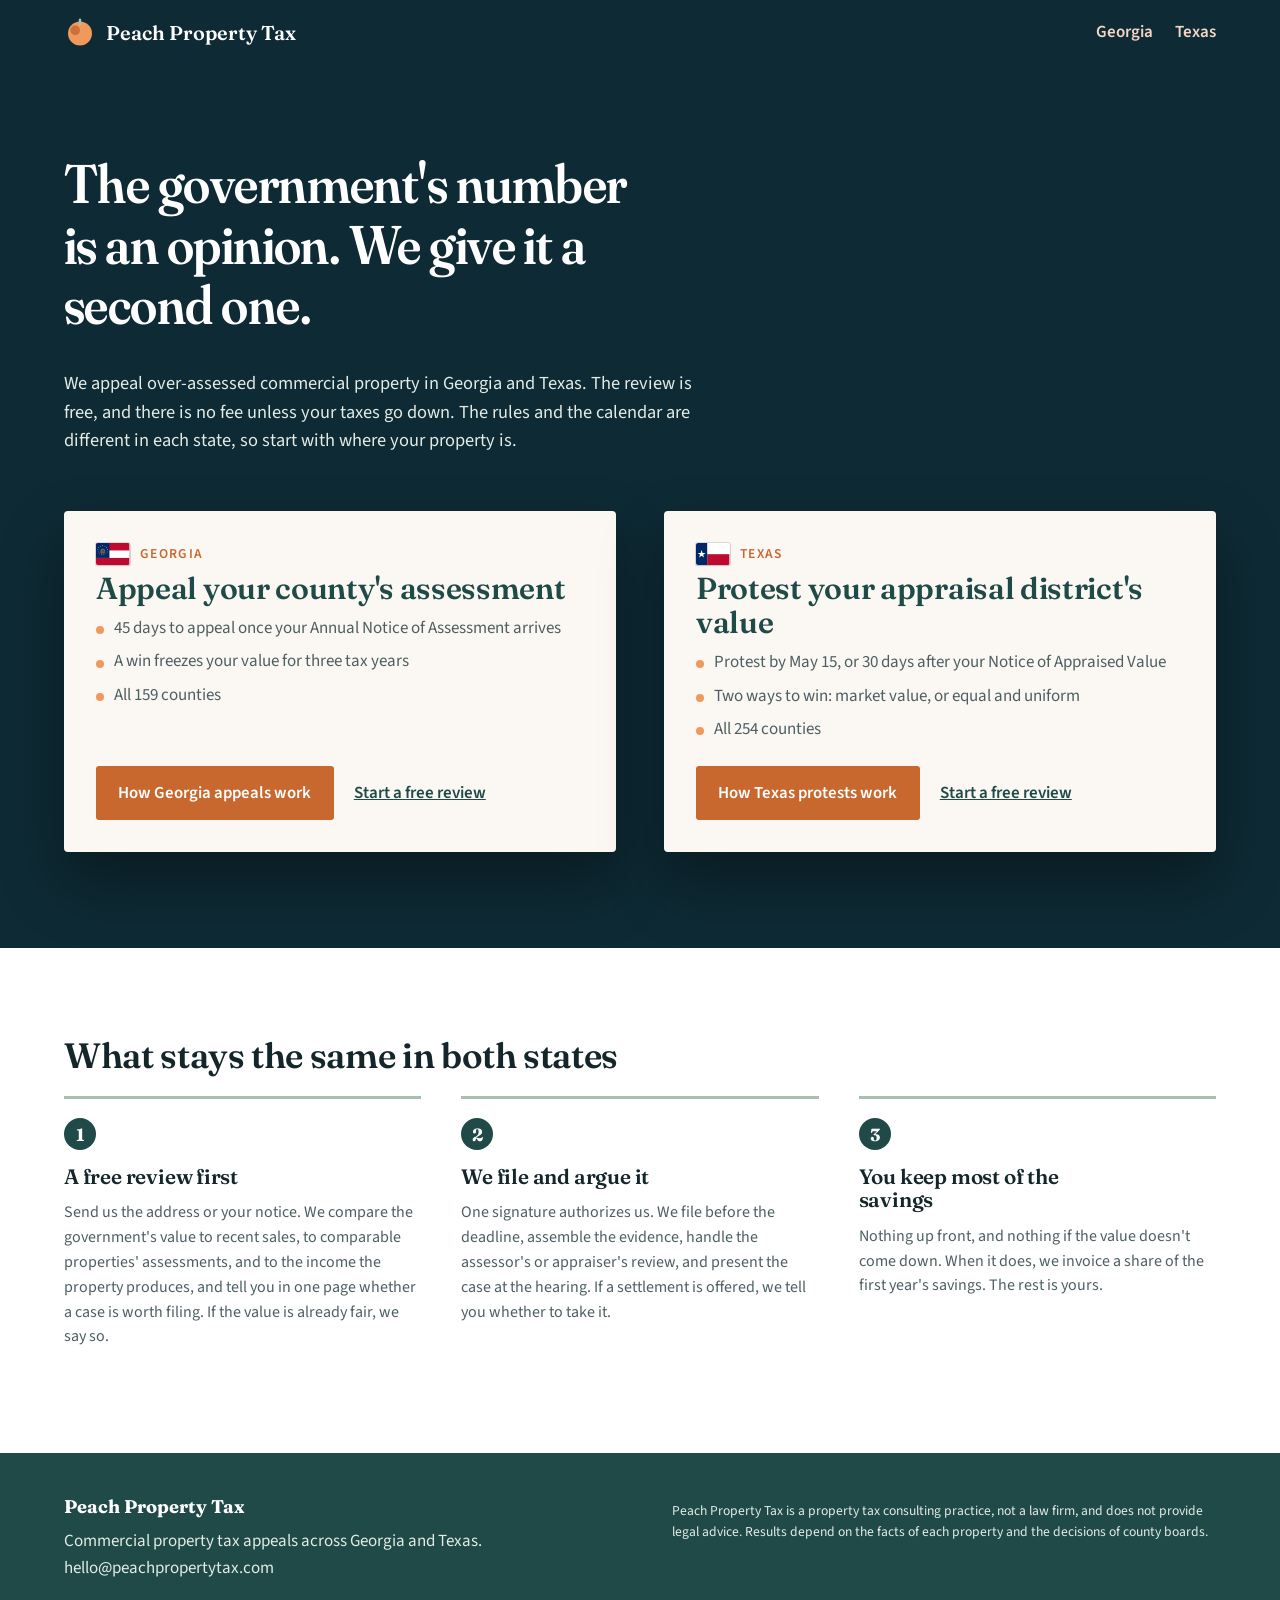
<file: index.html>
<!doctype html>
<html lang="en">
<head>
<meta charset="utf-8">
<meta name="viewport" content="width=device-width, initial-scale=1">
<title>Peach Property Tax | Commercial property tax appeals in Georgia and Texas</title>
<meta name="description" content="We appeal over-assessed commercial property in Georgia and Texas. Free review, and no fee unless your taxes go down. Choose your state to see how the process works where your property is.">
<link rel="canonical" href="https://peachpropertytax.com/">
<meta property="og:title" content="Peach Property Tax">
<meta property="og:description" content="Commercial property tax appeals in Georgia and Texas. No savings, no fee.">
<meta property="og:url" content="https://peachpropertytax.com/">
<link rel="icon" href="/favicon.svg" type="image/svg+xml">
<link rel="preconnect" href="https://fonts.googleapis.com">
<link rel="preconnect" href="https://fonts.gstatic.com" crossorigin>
<link href="https://fonts.googleapis.com/css2?family=Fraunces:opsz,wght,SOFT@9..144,400;9..144,600;9..144,700,50&family=Source+Sans+3:wght@400;600&display=swap" rel="stylesheet">
<link rel="stylesheet" href="/styles.css">
</head>
<body>

<header class="top">
  <a class="brand" href="/">
    <svg class="mark" viewBox="0 0 40 40" aria-hidden="true"><circle cx="20" cy="22" r="15" fill="#EF9A5B"/><circle cx="14" cy="18" r="6" fill="#C8682F" opacity=".85"/><rect x="18.5" y="3" width="3" height="9" rx="1.5" fill="#A8C0AD"/></svg>
    <span>Peach Property Tax</span>
  </a>
  <nav>
    <a href="/georgia/">Georgia</a>
    <a href="/texas/">Texas</a>
  </nav>
</header>

<main>

<section class="choose">
  <div class="choose-copy">
    <h1>The government's number is an opinion. We give it a second one.</h1>
    <p class="hero-sub">We appeal over-assessed commercial property in Georgia and Texas. The review is free, and there is no fee unless your taxes go down. The rules and the calendar are different in each state, so start with where your property is.</p>
  </div>

  <div class="states">
    <article class="state">
      <p class="state-kicker"><svg class="flag" aria-hidden="true" focusable="false"><use href="/flags.svg#ga"></use></svg><span>Georgia</span></p>
      <h2>Appeal your county's assessment</h2>
      <ul>
        <li>45 days to appeal once your Annual Notice of Assessment arrives</li>
        <li>A win freezes your value for three tax years</li>
        <li>All 159 counties</li>
      </ul>
      <div class="state-actions">
        <a class="btn" href="/georgia/">How Georgia appeals work</a>
        <a class="state-link" href="/georgia/#review">Start a free review</a>
      </div>
    </article>
    <article class="state">
      <p class="state-kicker"><svg class="flag" aria-hidden="true" focusable="false"><use href="/flags.svg#tx"></use></svg><span>Texas</span></p>
      <h2>Protest your appraisal district's value</h2>
      <ul>
        <li>Protest by May 15, or 30 days after your Notice of Appraised Value</li>
        <li>Two ways to win: market value, or equal and uniform</li>
        <li>All 254 counties</li>
      </ul>
      <div class="state-actions">
        <a class="btn" href="/texas/">How Texas protests work</a>
        <a class="state-link" href="/texas/#review">Start a free review</a>
      </div>
    </article>
  </div>
</section>

<section class="how">
  <h2>What stays the same in both states</h2>
  <ol class="steps">
    <li>
      <h3>A free review first</h3>
      <p>Send us the address or your notice. We compare the government's value to recent sales, to comparable properties' assessments, and to the income the property produces, and tell you in one page whether a case is worth filing. If the value is already fair, we say so.</p>
    </li>
    <li>
      <h3>We file and argue it</h3>
      <p>One signature authorizes us. We file before the deadline, assemble the evidence, handle the assessor's or appraiser's review, and present the case at the hearing. If a settlement is offered, we tell you whether to take it.</p>
    </li>
    <li>
      <h3>You keep most of the savings</h3>
      <p>Nothing up front, and nothing if the value doesn't come down. When it does, we invoice a share of the first year's savings. The rest is yours.</p>
    </li>
  </ol>
</section>

</main>

<footer class="foot">
  <div>
    <strong>Peach Property Tax</strong>
    <p>Commercial property tax appeals across Georgia and Texas.<br>hello@peachpropertytax.com</p>
  </div>
  <p class="foot-legal">Peach Property Tax is a property tax consulting practice, not a law firm, and does not provide legal advice. Results depend on the facts of each property and the decisions of county boards.</p>
</footer>

</body>
</html>
</file>
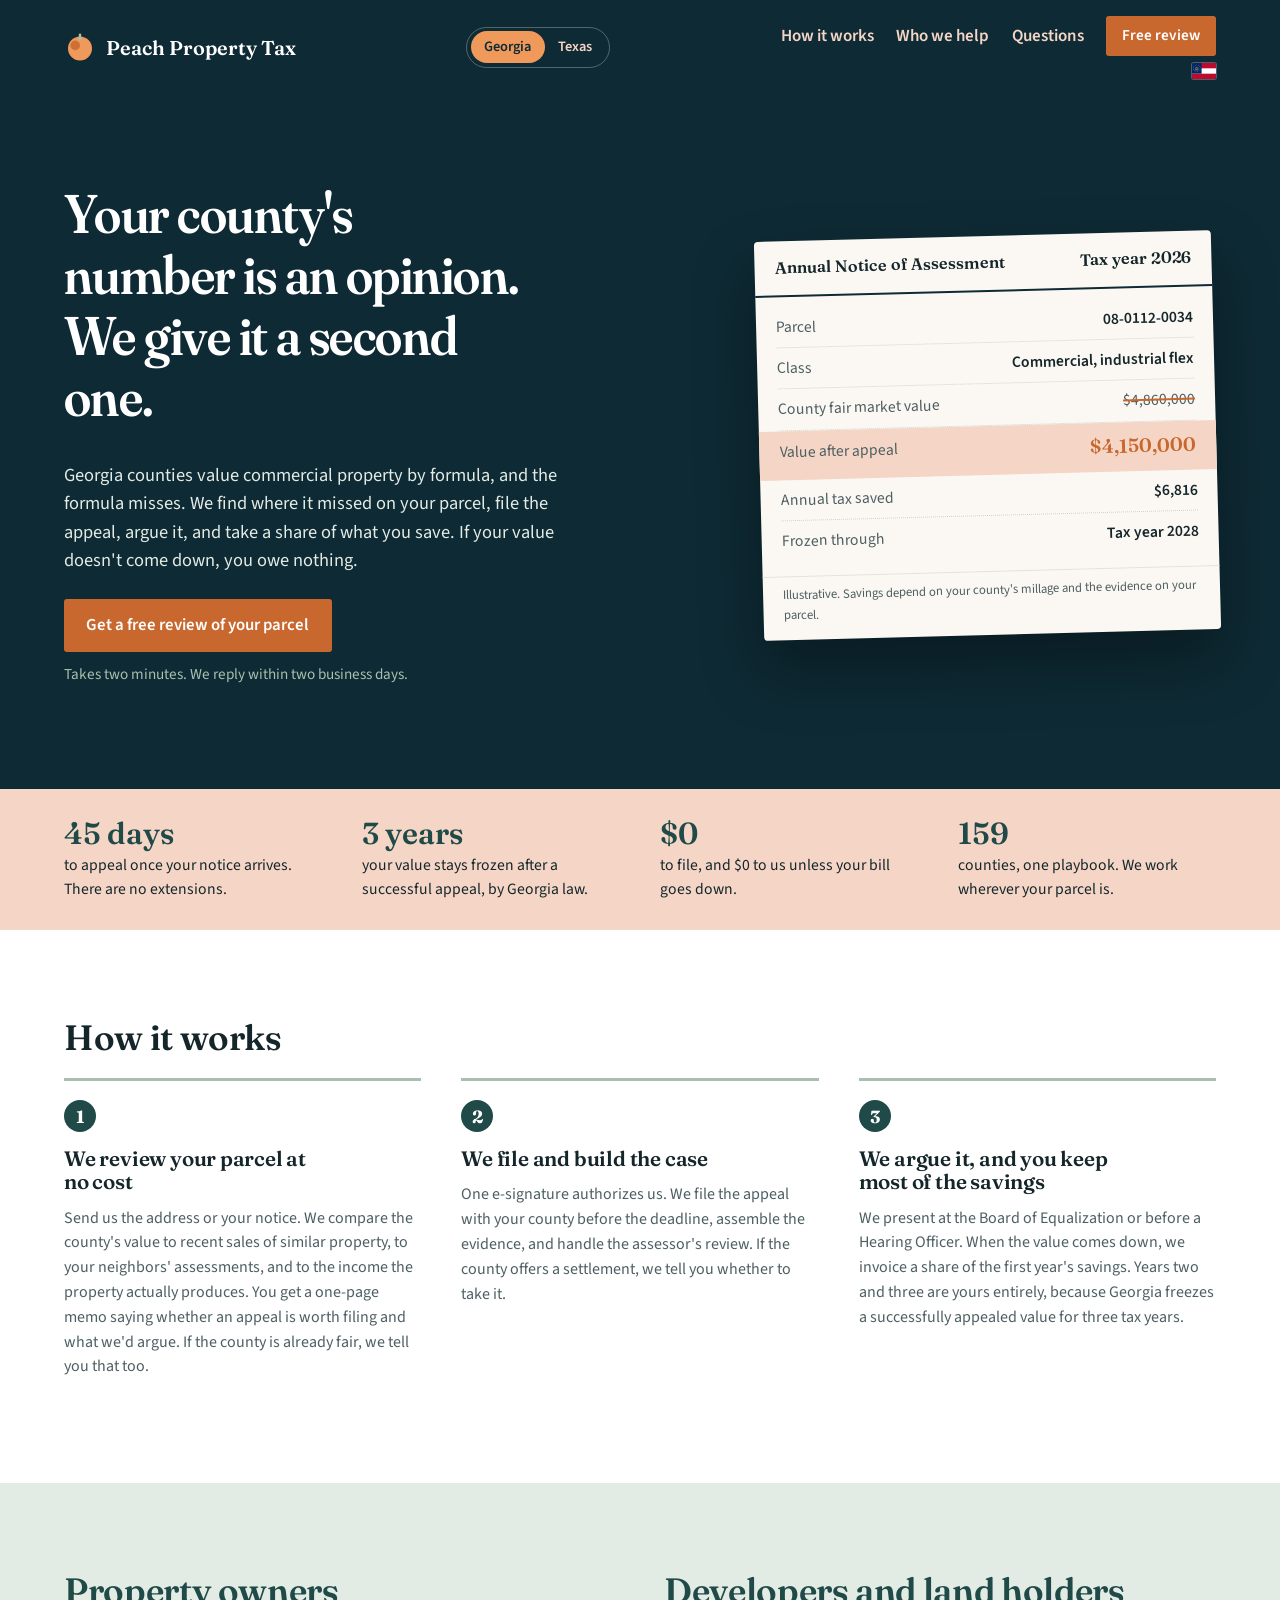
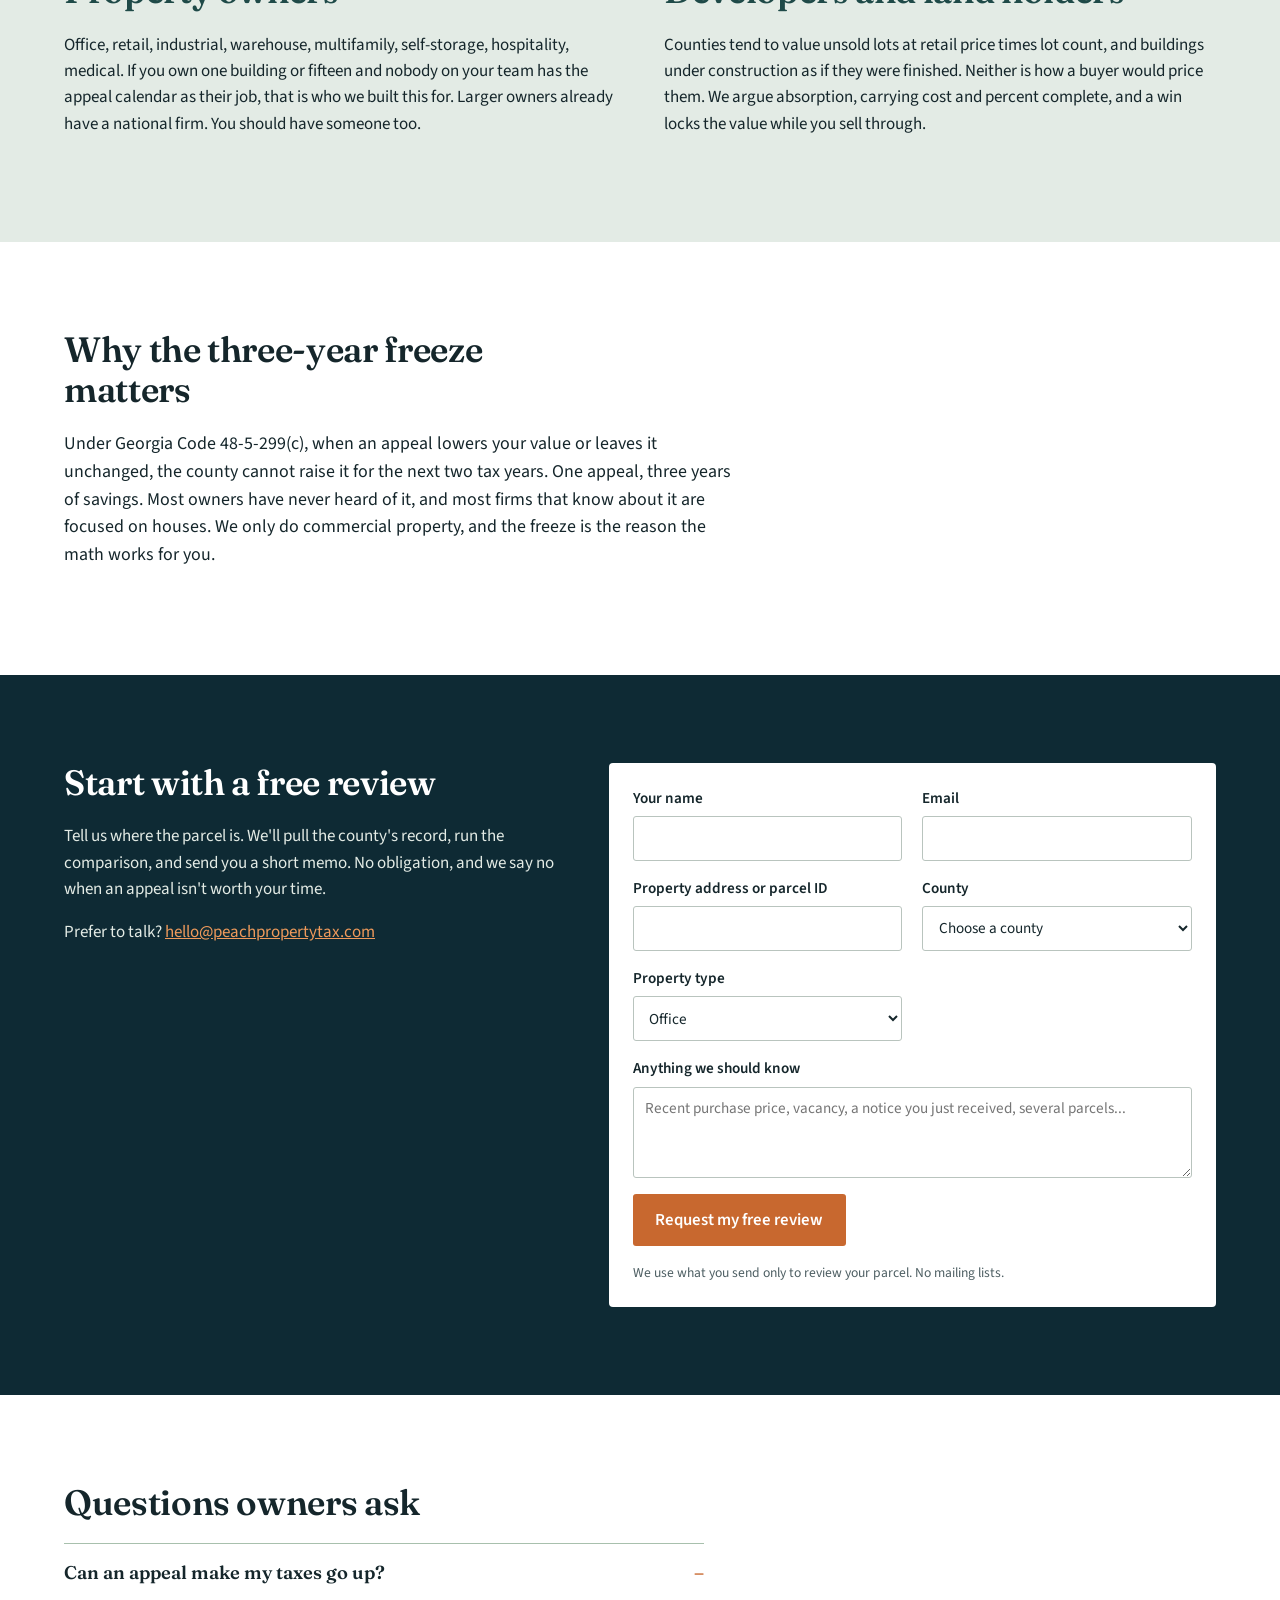
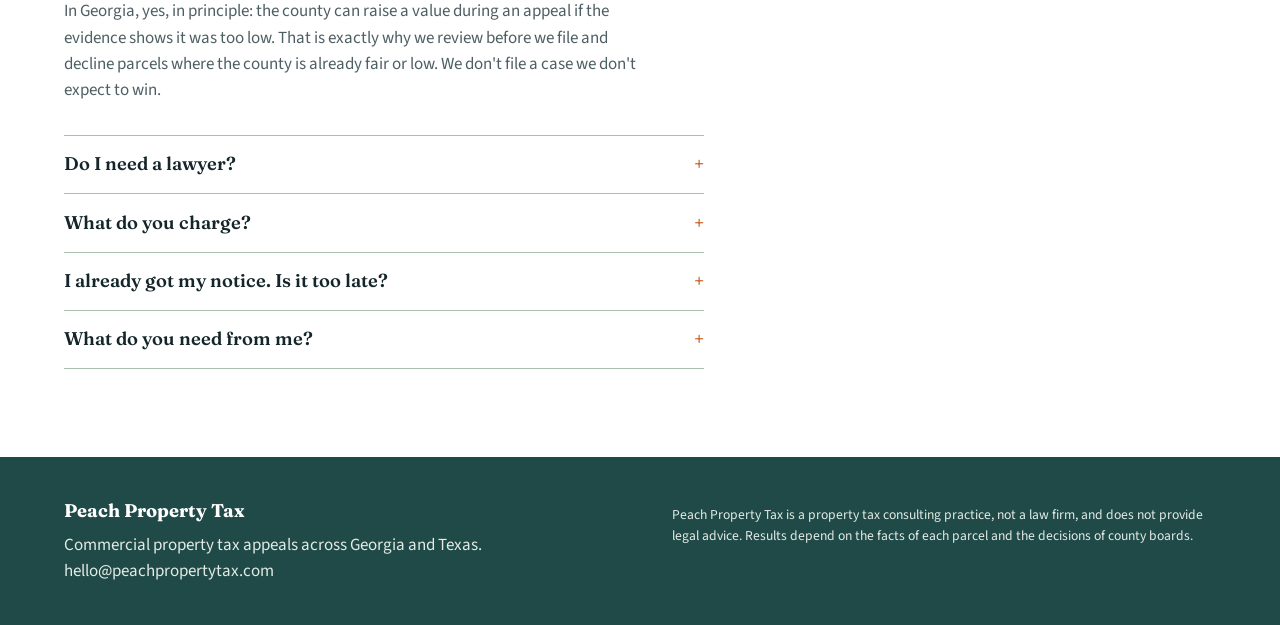
<file: georgia/index.html>
<!doctype html>
<html lang="en">
<head>
<meta charset="utf-8">
<meta name="viewport" content="width=device-width, initial-scale=1">
<title>Peach Property Tax | Commercial property tax appeals in Georgia</title>
<meta name="description" content="We appeal over-assessed commercial property across all 159 Georgia counties. Free review, no fee unless your taxes go down, and a win freezes your value for three years.">
<link rel="canonical" href="https://peachpropertytax.com/georgia/">
<meta property="og:title" content="Peach Property Tax">
<meta property="og:description" content="Commercial property tax appeals in Georgia. No savings, no fee.">
<meta property="og:url" content="https://peachpropertytax.com/georgia/">
<link rel="icon" href="/favicon.svg" type="image/svg+xml">
<link rel="preconnect" href="https://fonts.googleapis.com">
<link rel="preconnect" href="https://fonts.gstatic.com" crossorigin>
<link href="https://fonts.googleapis.com/css2?family=Fraunces:opsz,wght,SOFT@9..144,400;9..144,600;9..144,700,50&family=Source+Sans+3:wght@400;600&display=swap" rel="stylesheet">
<link rel="stylesheet" href="/styles.css">
</head>
<body>

<header class="top">
  <a class="brand" href="/">
    <svg class="mark" viewBox="0 0 40 40" aria-hidden="true"><circle cx="20" cy="22" r="15" fill="#EF9A5B"/><circle cx="14" cy="18" r="6" fill="#C8682F" opacity=".85"/><rect x="18.5" y="3" width="3" height="9" rx="1.5" fill="#A8C0AD"/></svg>
    <span>Peach Property Tax</span>
  </a>
  <p class="state-switch"><span>Georgia</span><a href="/texas/">Texas</a></p>
  <div class="top-right">
    <nav>
      <a href="#how">How it works</a>
      <a href="#who">Who we help</a>
      <a href="#faq">Questions</a>
      <a class="btn btn-small" href="#review">Free review</a>
    </nav>
    <svg class="flag flag-sm" aria-hidden="true" focusable="false"><use href="/flags.svg#ga"></use></svg>
  </div>
</header>

<main>

<section class="hero">
  <div class="hero-copy">
    <h1>Your county's number is an opinion. We give it a second one.</h1>
    <p class="hero-sub">Georgia counties value commercial property by formula, and the formula misses. We find where it missed on your parcel, file the appeal, argue it, and take a share of what you save. If your value doesn't come down, you owe nothing.</p>
    <div class="hero-actions">
      <a class="btn" href="#review">Get a free review of your parcel</a>
      <span class="hero-note">Takes two minutes. We reply within two business days.</span>
    </div>
  </div>

  <figure class="notice" aria-label="Example: a Georgia assessment notice before and after appeal">
    <div class="notice-head">
      <span>Annual Notice of Assessment</span>
      <span>Tax year 2026</span>
    </div>
    <dl class="notice-body">
      <div><dt>Parcel</dt><dd>08-0112-0034</dd></div>
      <div><dt>Class</dt><dd>Commercial, industrial flex</dd></div>
      <div><dt>County fair market value</dt><dd class="struck">$4,860,000</dd></div>
      <div class="after"><dt>Value after appeal</dt><dd>$4,150,000</dd></div>
      <div><dt>Annual tax saved</dt><dd>$6,816</dd></div>
      <div><dt>Frozen through</dt><dd>Tax year 2028</dd></div>
    </dl>
    <figcaption>Illustrative. Savings depend on your county's millage and the evidence on your parcel.</figcaption>
  </figure>
</section>

<section class="band">
  <ul class="facts">
    <li><strong>45 days</strong><span>to appeal once your notice arrives. There are no extensions.</span></li>
    <li><strong>3 years</strong><span>your value stays frozen after a successful appeal, by Georgia law.</span></li>
    <li><strong>$0</strong><span>to file, and $0 to us unless your bill goes down.</span></li>
    <li><strong>159</strong><span>counties, one playbook. We work wherever your parcel is.</span></li>
  </ul>
</section>

<section id="how" class="how">
  <h2>How it works</h2>
  <ol class="steps">
    <li>
      <h3>We review your parcel at no cost</h3>
      <p>Send us the address or your notice. We compare the county's value to recent sales of similar property, to your neighbors' assessments, and to the income the property actually produces. You get a one-page memo saying whether an appeal is worth filing and what we'd argue. If the county is already fair, we tell you that too.</p>
    </li>
    <li>
      <h3>We file and build the case</h3>
      <p>One e-signature authorizes us. We file the appeal with your county before the deadline, assemble the evidence, and handle the assessor's review. If the county offers a settlement, we tell you whether to take it.</p>
    </li>
    <li>
      <h3>We argue it, and you keep most of the savings</h3>
      <p>We present at the Board of Equalization or before a Hearing Officer. When the value comes down, we invoice a share of the first year's savings. Years two and three are yours entirely, because Georgia freezes a successfully appealed value for three tax years.</p>
    </li>
  </ol>
</section>

<section id="who" class="who">
  <div class="who-col">
    <h2>Property owners</h2>
    <p>Office, retail, industrial, warehouse, multifamily, self-storage, hospitality, medical. If you own one building or fifteen and nobody on your team has the appeal calendar as their job, that is who we built this for. Larger owners already have a national firm. You should have someone too.</p>
  </div>
  <div class="who-col">
    <h2>Developers and land holders</h2>
    <p>Counties tend to value unsold lots at retail price times lot count, and buildings under construction as if they were finished. Neither is how a buyer would price them. We argue absorption, carrying cost and percent complete, and a win locks the value while you sell through.</p>
  </div>
</section>

<section class="freeze">
  <h2>Why the three-year freeze matters</h2>
  <p>Under Georgia Code 48-5-299(c), when an appeal lowers your value or leaves it unchanged, the county cannot raise it for the next two tax years. One appeal, three years of savings. Most owners have never heard of it, and most firms that know about it are focused on houses. We only do commercial property, and the freeze is the reason the math works for you.</p>
</section>

<section id="review" class="review">
  <div class="review-copy">
    <h2>Start with a free review</h2>
    <p>Tell us where the parcel is. We'll pull the county's record, run the comparison, and send you a short memo. No obligation, and we say no when an appeal isn't worth your time.</p>
    <p class="contact">Prefer to talk? <a href="mailto:hello@peachpropertytax.com">hello@peachpropertytax.com</a></p>
  </div>
  <form class="review-form" action="https://docs.google.com/forms/d/e/1FAIpQLSd4EeCjIpzTzG01UMTmD3GytNEbWbRJPGAK2iVNdnaNoaYWnw/formResponse" method="POST">
    <input type="hidden" name="entry.110931951" value="Georgia">
    <label>Your name <input name="entry.759031593" type="text" autocomplete="name" required></label>
    <label>Email <input name="entry.1476513969" type="email" autocomplete="email" required></label>
    <label>Property address or parcel ID <input name="entry.1258971545" type="text" required></label>
    <label>County
      <select name="entry.128116479" required>
        <option value="" disabled selected>Choose a county</option>
        <option>Barrow</option><option>Bartow</option><option>Bibb</option><option>Chatham</option><option>Cherokee</option><option>Clarke</option><option>Clayton</option><option>Cobb</option><option>Columbia</option><option>Coweta</option><option>DeKalb</option><option>Douglas</option><option>Fayette</option><option>Forsyth</option><option>Fulton</option><option>Gwinnett</option><option>Hall</option><option>Henry</option><option>Houston</option><option>Jackson</option><option>Lowndes</option><option>Muscogee</option><option>Newton</option><option>Paulding</option><option>Richmond</option><option>Rockdale</option><option>Walton</option><option>Another Georgia county</option>
      </select>
    </label>
    <label>Property type
      <select name="entry.396537001">
        <option>Office</option><option>Retail</option><option>Industrial or warehouse</option><option>Multifamily</option><option>Self-storage</option><option>Hospitality</option><option>Medical</option><option>Land or lots</option><option>Under construction</option><option>Other</option>
      </select>
    </label>
    <label class="full">Anything we should know <textarea name="entry.1347741047" rows="3" placeholder="Recent purchase price, vacancy, a notice you just received, several parcels..."></textarea></label>
    <button class="btn" type="submit">Request my free review</button>
    <p class="fine">We use what you send only to review your parcel. No mailing lists.</p>
  </form>
</section>

<section id="faq" class="faq">
  <h2>Questions owners ask</h2>
  <details open>
    <summary>Can an appeal make my taxes go up?</summary>
    <p>In Georgia, yes, in principle: the county can raise a value during an appeal if the evidence shows it was too low. That is exactly why we review before we file and decline parcels where the county is already fair or low. We don't file a case we don't expect to win.</p>
  </details>
  <details>
    <summary>Do I need a lawyer?</summary>
    <p>Not for the appeal. Georgia lets a non-attorney represent you before the Board of Tax Assessors, the Board of Equalization and a Hearing Officer, which is where almost every commercial appeal is resolved. If a case is worth taking to Superior Court, we refer it to counsel we work with.</p>
  </details>
  <details>
    <summary>What do you charge?</summary>
    <p>A percentage of the tax you save in the first year after the appeal, invoiced when your reduced bill is confirmed. Nothing up front, and nothing if the value doesn't come down. The percentage is set in your engagement letter before we file.</p>
  </details>
  <details>
    <summary>I already got my notice. Is it too late?</summary>
    <p>You have 45 days from the date printed on the notice. Send it to us today and we will tell you the deadline and whether there is enough time. If the window has closed, we put your parcel on our list for next year's notice.</p>
  </details>
  <details>
    <summary>What do you need from me?</summary>
    <p>For the review, just the address. If you engage us, one e-signature, and for income-producing property a rent roll and the last twelve months of operating statements help us build the strongest case. We handle the rest.</p>
  </details>
</section>

</main>

<footer class="foot">
  <div>
    <strong>Peach Property Tax</strong>
    <p>Commercial property tax appeals across Georgia and Texas.<br>hello@peachpropertytax.com</p>
  </div>
  <p class="foot-legal">Peach Property Tax is a property tax consulting practice, not a law firm, and does not provide legal advice. Results depend on the facts of each parcel and the decisions of county boards.</p>
</footer>


<script src="/form.js" defer></script>
</body>
</html>
</file>
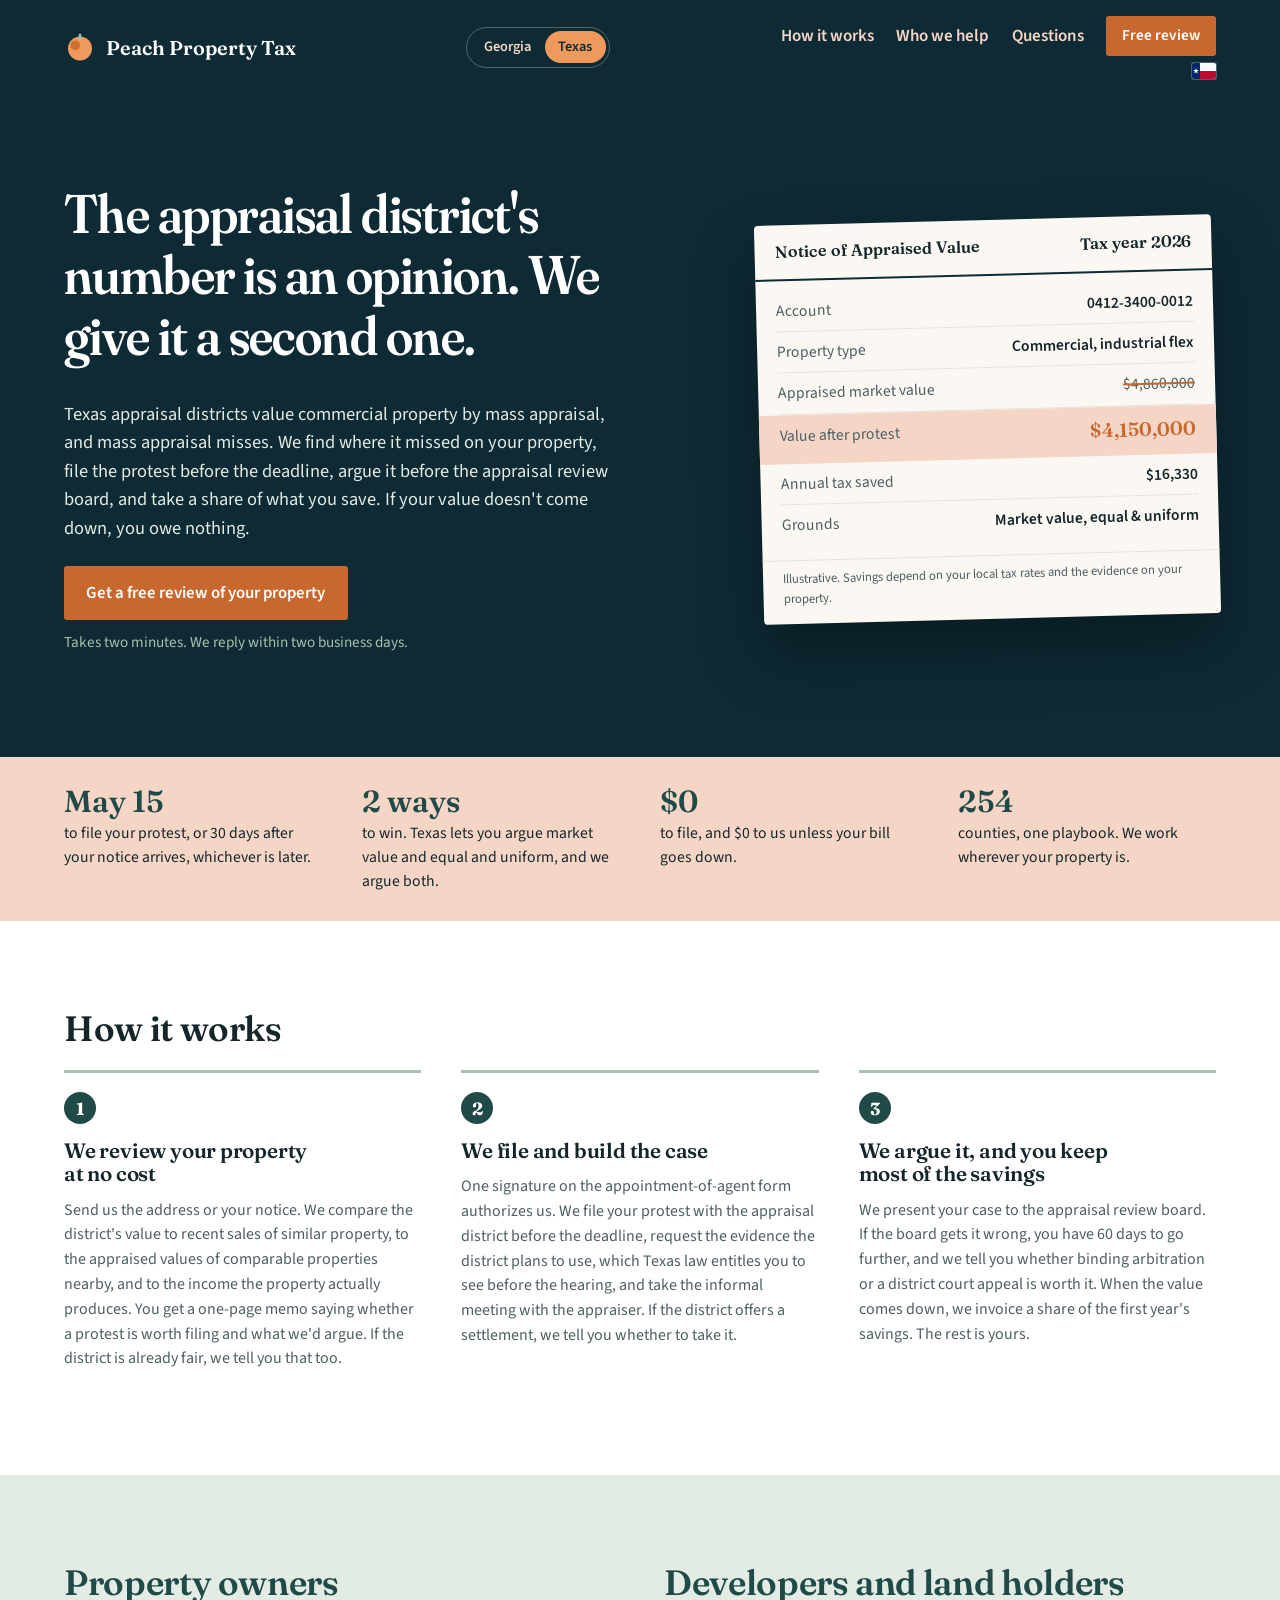
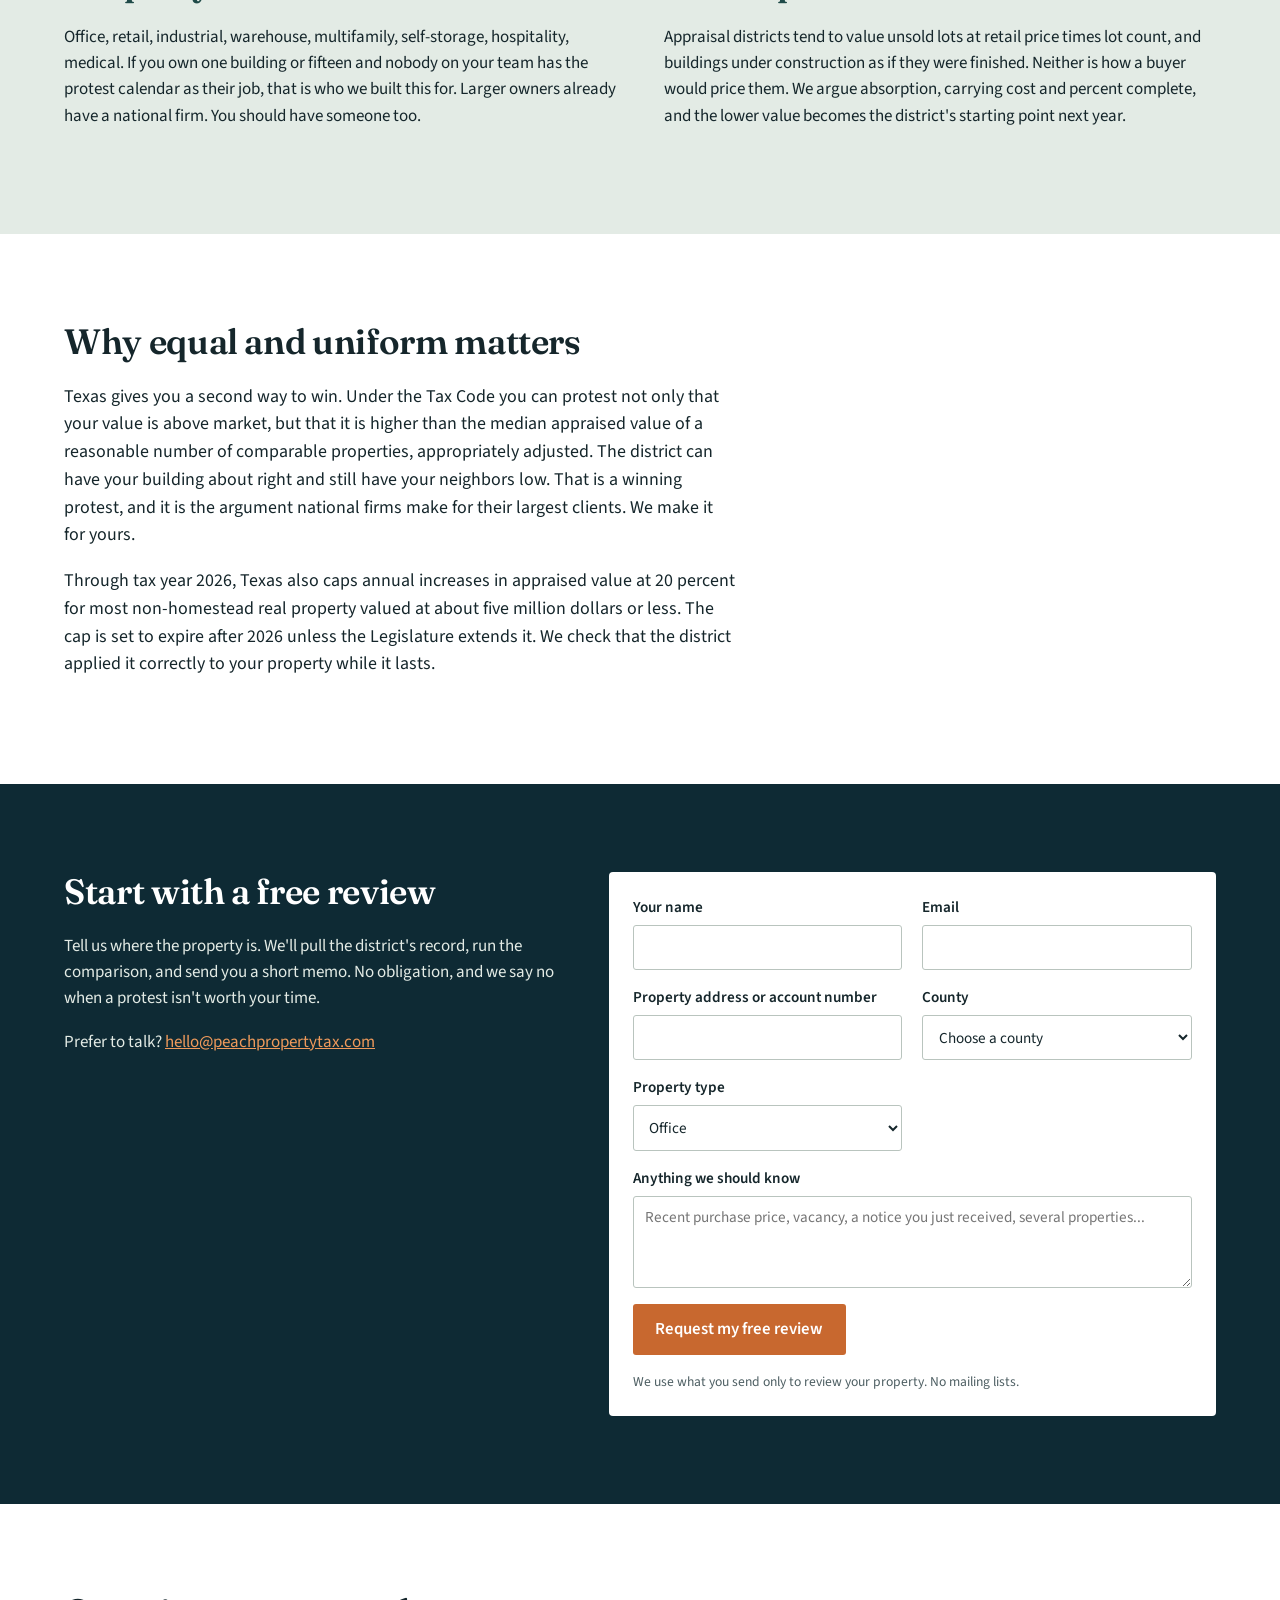
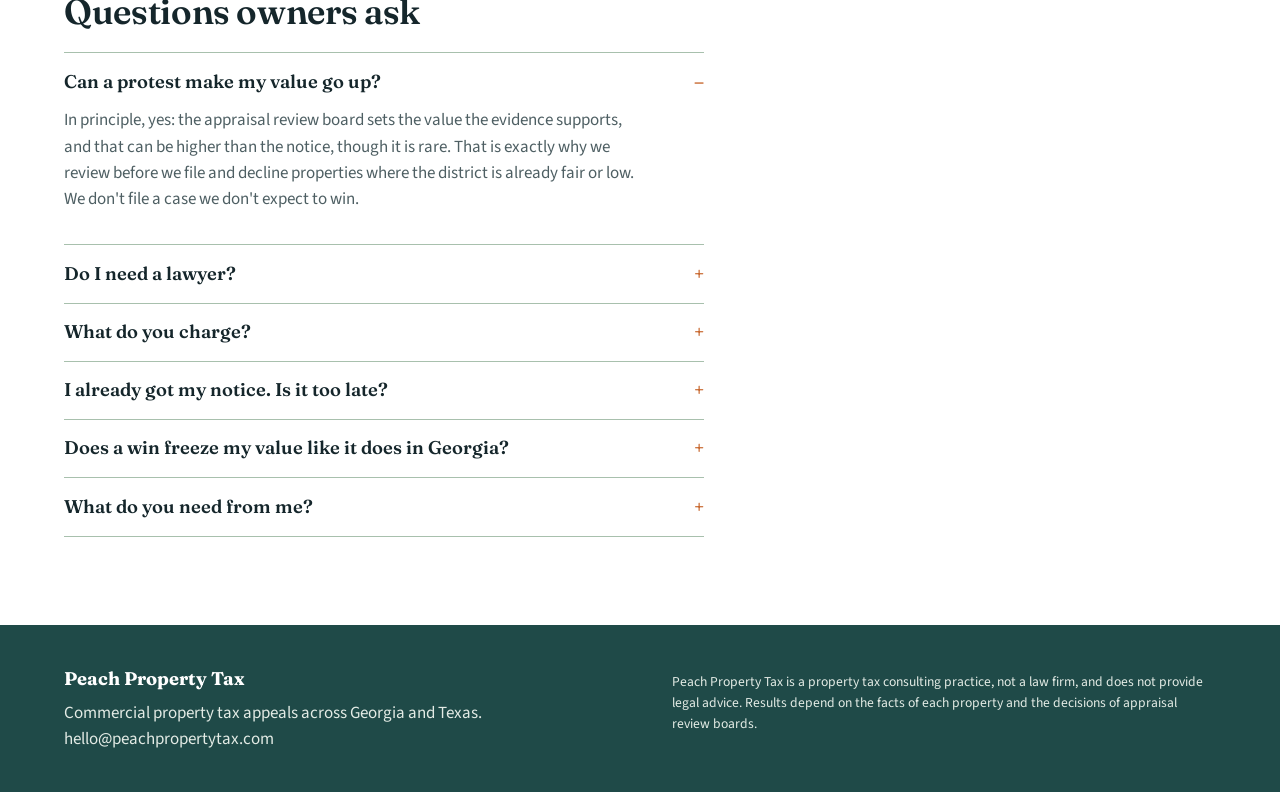
<file: texas/index.html>
<!doctype html>
<html lang="en">
<head>
<meta charset="utf-8">
<meta name="viewport" content="width=device-width, initial-scale=1">
<title>Peach Property Tax | Commercial property tax protests in Texas</title>
<meta name="description" content="We protest over-assessed commercial property across all 254 Texas counties. Free review, no fee unless your taxes go down, and we argue both market value and equal and uniform.">
<link rel="canonical" href="https://peachpropertytax.com/texas/">
<meta property="og:title" content="Peach Property Tax">
<meta property="og:description" content="Commercial property tax protests in Texas. No savings, no fee.">
<meta property="og:url" content="https://peachpropertytax.com/texas/">
<link rel="icon" href="/favicon.svg" type="image/svg+xml">
<link rel="preconnect" href="https://fonts.googleapis.com">
<link rel="preconnect" href="https://fonts.gstatic.com" crossorigin>
<link href="https://fonts.googleapis.com/css2?family=Fraunces:opsz,wght,SOFT@9..144,400;9..144,600;9..144,700,50&family=Source+Sans+3:wght@400;600&display=swap" rel="stylesheet">
<link rel="stylesheet" href="/styles.css">
</head>
<body>

<header class="top">
  <a class="brand" href="/">
    <svg class="mark" viewBox="0 0 40 40" aria-hidden="true"><circle cx="20" cy="22" r="15" fill="#EF9A5B"/><circle cx="14" cy="18" r="6" fill="#C8682F" opacity=".85"/><rect x="18.5" y="3" width="3" height="9" rx="1.5" fill="#A8C0AD"/></svg>
    <span>Peach Property Tax</span>
  </a>
  <p class="state-switch"><a href="/georgia/">Georgia</a><span>Texas</span></p>
  <div class="top-right">
    <nav>
      <a href="#how">How it works</a>
      <a href="#who">Who we help</a>
      <a href="#faq">Questions</a>
      <a class="btn btn-small" href="#review">Free review</a>
    </nav>
    <svg class="flag flag-sm" aria-hidden="true" focusable="false"><use href="/flags.svg#tx"></use></svg>
  </div>
</header>

<main>

<section class="hero">
  <div class="hero-copy">
    <h1 class="wide">The appraisal district's number is an opinion. We give it a second one.</h1>
    <p class="hero-sub">Texas appraisal districts value commercial property by mass appraisal, and mass appraisal misses. We find where it missed on your property, file the protest before the deadline, argue it before the appraisal review board, and take a share of what you save. If your value doesn't come down, you owe nothing.</p>
    <div class="hero-actions">
      <a class="btn" href="#review">Get a free review of your property</a>
      <span class="hero-note">Takes two minutes. We reply within two business days.</span>
    </div>
  </div>

  <figure class="notice" aria-label="Example: a Texas notice of appraised value before and after protest">
    <div class="notice-head">
      <span>Notice of Appraised Value</span>
      <span>Tax year 2026</span>
    </div>
    <dl class="notice-body">
      <div><dt>Account</dt><dd>0412-3400-0012</dd></div>
      <div><dt>Property type</dt><dd>Commercial, industrial flex</dd></div>
      <div><dt>Appraised market value</dt><dd class="struck">$4,860,000</dd></div>
      <div class="after"><dt>Value after protest</dt><dd>$4,150,000</dd></div>
      <div><dt>Annual tax saved</dt><dd>$16,330</dd></div>
      <div><dt>Grounds</dt><dd>Market value, equal &amp; uniform</dd></div>
    </dl>
    <figcaption>Illustrative. Savings depend on your local tax rates and the evidence on your property.</figcaption>
  </figure>
</section>

<section class="band">
  <ul class="facts">
    <li><strong>May 15</strong><span>to file your protest, or 30 days after your notice arrives, whichever is later.</span></li>
    <li><strong>2 ways</strong><span>to win. Texas lets you argue market value and equal and uniform, and we argue both.</span></li>
    <li><strong>$0</strong><span>to file, and $0 to us unless your bill goes down.</span></li>
    <li><strong>254</strong><span>counties, one playbook. We work wherever your property is.</span></li>
  </ul>
</section>

<section id="how" class="how">
  <h2>How it works</h2>
  <ol class="steps">
    <li>
      <h3>We review your property at no cost</h3>
      <p>Send us the address or your notice. We compare the district's value to recent sales of similar property, to the appraised values of comparable properties nearby, and to the income the property actually produces. You get a one-page memo saying whether a protest is worth filing and what we'd argue. If the district is already fair, we tell you that too.</p>
    </li>
    <li>
      <h3>We file and build the case</h3>
      <p>One signature on the appointment-of-agent form authorizes us. We file your protest with the appraisal district before the deadline, request the evidence the district plans to use, which Texas law entitles you to see before the hearing, and take the informal meeting with the appraiser. If the district offers a settlement, we tell you whether to take it.</p>
    </li>
    <li>
      <h3>We argue it, and you keep most of the savings</h3>
      <p>We present your case to the appraisal review board. If the board gets it wrong, you have 60 days to go further, and we tell you whether binding arbitration or a district court appeal is worth it. When the value comes down, we invoice a share of the first year's savings. The rest is yours.</p>
    </li>
  </ol>
</section>

<section id="who" class="who">
  <div class="who-col">
    <h2>Property owners</h2>
    <p>Office, retail, industrial, warehouse, multifamily, self-storage, hospitality, medical. If you own one building or fifteen and nobody on your team has the protest calendar as their job, that is who we built this for. Larger owners already have a national firm. You should have someone too.</p>
  </div>
  <div class="who-col">
    <h2>Developers and land holders</h2>
    <p>Appraisal districts tend to value unsold lots at retail price times lot count, and buildings under construction as if they were finished. Neither is how a buyer would price them. We argue absorption, carrying cost and percent complete, and the lower value becomes the district's starting point next year.</p>
  </div>
</section>

<section class="freeze">
  <h2>Why equal and uniform matters</h2>
  <p>Texas gives you a second way to win. Under the Tax Code you can protest not only that your value is above market, but that it is higher than the median appraised value of a reasonable number of comparable properties, appropriately adjusted. The district can have your building about right and still have your neighbors low. That is a winning protest, and it is the argument national firms make for their largest clients. We make it for yours.</p>
  <p>Through tax year 2026, Texas also caps annual increases in appraised value at 20 percent for most non-homestead real property valued at about five million dollars or less. The cap is set to expire after 2026 unless the Legislature extends it. We check that the district applied it correctly to your property while it lasts.</p>
</section>

<section id="review" class="review">
  <div class="review-copy">
    <h2>Start with a free review</h2>
    <p>Tell us where the property is. We'll pull the district's record, run the comparison, and send you a short memo. No obligation, and we say no when a protest isn't worth your time.</p>
    <p class="contact">Prefer to talk? <a href="mailto:hello@peachpropertytax.com">hello@peachpropertytax.com</a></p>
  </div>
  <form class="review-form" action="https://docs.google.com/forms/d/e/1FAIpQLSd4EeCjIpzTzG01UMTmD3GytNEbWbRJPGAK2iVNdnaNoaYWnw/formResponse" method="POST">
    <input type="hidden" name="entry.110931951" value="Texas">
    <label>Your name <input name="entry.759031593" type="text" autocomplete="name" required></label>
    <label>Email <input name="entry.1476513969" type="email" autocomplete="email" required></label>
    <label>Property address or account number <input name="entry.1258971545" type="text" required></label>
    <label>County
      <select name="entry.128116479" required>
        <option value="" disabled selected>Choose a county</option>
        <option>Bell</option><option>Bexar</option><option>Brazoria</option><option>Brazos</option><option>Cameron</option><option>Collin</option><option>Comal</option><option>Dallas</option><option>Denton</option><option>Ector</option><option>El Paso</option><option>Ellis</option><option>Fort Bend</option><option>Galveston</option><option>Guadalupe</option><option>Harris</option><option>Hays</option><option>Hidalgo</option><option>Jefferson</option><option>Lubbock</option><option>McLennan</option><option>Midland</option><option>Montgomery</option><option>Nueces</option><option>Potter</option><option>Smith</option><option>Tarrant</option><option>Travis</option><option>Webb</option><option>Williamson</option><option>Another Texas county</option>
      </select>
    </label>
    <label>Property type
      <select name="entry.396537001">
        <option>Office</option><option>Retail</option><option>Industrial or warehouse</option><option>Multifamily</option><option>Self-storage</option><option>Hospitality</option><option>Medical</option><option>Land or lots</option><option>Under construction</option><option>Other</option>
      </select>
    </label>
    <label class="full">Anything we should know <textarea name="entry.1347741047" rows="3" placeholder="Recent purchase price, vacancy, a notice you just received, several properties..."></textarea></label>
    <button class="btn" type="submit">Request my free review</button>
    <p class="fine">We use what you send only to review your property. No mailing lists.</p>
  </form>
</section>

<section id="faq" class="faq">
  <h2>Questions owners ask</h2>
  <details open>
    <summary>Can a protest make my value go up?</summary>
    <p>In principle, yes: the appraisal review board sets the value the evidence supports, and that can be higher than the notice, though it is rare. That is exactly why we review before we file and decline properties where the district is already fair or low. We don't file a case we don't expect to win.</p>
  </details>
  <details>
    <summary>Do I need a lawyer?</summary>
    <p>Not for the protest. Texas lets a registered property tax consultant represent you with the appraisal district, before the appraisal review board, and in binding arbitration, which is where almost every commercial protest is resolved. If a case is worth taking to district court, we refer it to counsel we work with.</p>
  </details>
  <details>
    <summary>What do you charge?</summary>
    <p>A percentage of the tax you save in the first year after the protest, invoiced when your reduced bill is confirmed. Nothing up front, and nothing if the value doesn't come down. The percentage is set in your engagement letter before we file.</p>
  </details>
  <details>
    <summary>I already got my notice. Is it too late?</summary>
    <p>You have until May 15, or 30 days after the notice was delivered if that is later. Send it to us today and we will tell you the deadline and whether there is enough time. If the window has closed, Texas allows a late correction for some substantial errors, and otherwise we put your property on our list for next year's notice.</p>
  </details>
  <details>
    <summary>Does a win freeze my value like it does in Georgia?</summary>
    <p>No. Texas does not freeze a protested value, which is why most commercial owners protest every year it makes sense. A lower value this year is the base the district starts from next year, and we keep the file open so the next notice gets the same review.</p>
  </details>
  <details>
    <summary>What do you need from me?</summary>
    <p>For the review, just the address. If you engage us, one signature on the appointment-of-agent form, and for income-producing property a rent roll and the last twelve months of operating statements help us build the strongest case. We handle the rest.</p>
  </details>
</section>

</main>

<footer class="foot">
  <div>
    <strong>Peach Property Tax</strong>
    <p>Commercial property tax appeals across Georgia and Texas.<br>hello@peachpropertytax.com</p>
  </div>
  <p class="foot-legal">Peach Property Tax is a property tax consulting practice, not a law firm, and does not provide legal advice. Results depend on the facts of each property and the decisions of appraisal review boards.</p>
</footer>

<script src="/form.js" defer></script>
</body>
</html>
</file>
<file: styles.css>
:root {
  --navy: #0E2A34;
  --teal: #1F4A48;
  --sage: #A8C0AD;
  --sage-light: #E3EBE5;
  --blush: #F5D6C6;
  --peach: #EF9A5B;
  --orange: #C8682F;
  --paper: #FFFFFF;
  --ink: #15262B;
  --ink-soft: #4E5F63;
  --display: "Fraunces", Georgia, serif;
  --text: "Source Sans 3", "Helvetica Neue", Arial, sans-serif;
  --measure: 36rem;
  --gutter: clamp(1.25rem, 5vw, 4.5rem);
}

* { box-sizing: border-box; }
html { scroll-behavior: smooth; }
@media (prefers-reduced-motion: reduce) { html { scroll-behavior: auto; } }

body {
  margin: 0;
  font-family: var(--text);
  font-size: 1.0625rem;
  line-height: 1.55;
  color: var(--ink);
  background: var(--paper);
}

h1, h2, h3 { font-family: var(--display); font-weight: 600; line-height: 1.12; margin: 0 0 .6em; letter-spacing: -0.01em; }
h1 { font-size: clamp(2.1rem, 4.6vw, 3.4rem); font-variation-settings: "SOFT" 50, "opsz" 144; }
h2 { font-size: clamp(1.6rem, 3vw, 2.2rem); }
h3 { font-size: 1.3rem; }
p { margin: 0 0 1em; max-width: var(--measure); }
a { color: var(--teal); }
a:focus-visible, button:focus-visible, input:focus-visible, select:focus-visible, textarea:focus-visible, summary:focus-visible {
  outline: 3px solid var(--peach); outline-offset: 2px;
}

.btn {
  display: inline-block;
  background: var(--orange);
  color: #fff;
  text-decoration: none;
  font-weight: 600;
  padding: .85rem 1.4rem;
  border: 0;
  border-radius: 3px;
  font-family: var(--text);
  font-size: 1.05rem;
  cursor: pointer;
}
.btn:hover { background: #B35A26; }
.btn-small { padding: .5rem 1rem; font-size: .95rem; }

/* header */
.top {
  display: flex; align-items: center; justify-content: space-between; gap: 1rem; flex-wrap: wrap;
  padding: 1rem var(--gutter);
  background: var(--navy);
}
.brand { display: flex; align-items: center; gap: .6rem; color: #fff; text-decoration: none; font-family: var(--display); font-weight: 600; font-size: 1.25rem; }
.mark { width: 32px; height: 32px; }
.top nav { display: flex; align-items: center; gap: 1.4rem; }
.top nav a { color: var(--blush); text-decoration: none; font-weight: 600; }
.top nav a.btn { color: #fff; }

/* hero */
.hero {
  background: var(--navy);
  color: #fff;
  padding: clamp(2.5rem, 7vw, 6rem) var(--gutter) clamp(3rem, 8vw, 7rem);
  display: grid;
  grid-template-columns: minmax(0, 1.15fr) minmax(0, .85fr);
  gap: clamp(2rem, 6vw, 6rem);
  align-items: center;
}
.hero h1 { color: #fff; max-width: 14ch; }
.hero-sub { color: var(--sage-light); font-size: 1.15rem; max-width: 34rem; }
.hero-actions { display: flex; flex-direction: column; gap: .7rem; align-items: flex-start; margin-top: 1.5rem; }
.hero-note { color: var(--sage); font-size: .95rem; }

/* the notice */
.notice {
  margin: 0;
  background: #FBF8F3;
  color: var(--ink);
  border-radius: 4px;
  box-shadow: 0 30px 60px rgba(0,0,0,.35);
  transform: rotate(-1.5deg);
  font-size: .98rem;
}
.notice-head {
  display: flex; justify-content: space-between; gap: 1rem;
  padding: .9rem 1.25rem;
  border-bottom: 2px solid var(--navy);
  font-family: var(--display); font-weight: 600; font-size: 1.02rem;
}
.notice-body { margin: 0; padding: .6rem 1.25rem .9rem; }
.notice-body > div { display: flex; justify-content: space-between; gap: 1rem; padding: .5rem 0; border-bottom: 1px dotted #CBD3CE; }
.notice-body > div:last-child { border-bottom: 0; }
.notice-body dt { color: var(--ink-soft); }
.notice-body dd { margin: 0; font-weight: 600; font-variant-numeric: tabular-nums; }
.notice-body .struck { text-decoration: line-through; text-decoration-color: var(--orange); text-decoration-thickness: 2px; color: var(--ink-soft); font-weight: 400; }
.notice-body .after { background: var(--blush); margin: 0 -1.25rem; padding: .6rem 1.25rem; border-bottom: 0; }
.notice-body .after dd { color: var(--orange); font-size: 1.2rem; font-family: var(--display); }
.notice figcaption { padding: .6rem 1.25rem .9rem; font-size: .8rem; color: var(--ink-soft); border-top: 1px solid #E3E3DD; }

/* facts band */
.band { background: var(--blush); padding: 1.75rem var(--gutter); }
.facts { list-style: none; margin: 0; padding: 0; display: grid; grid-template-columns: repeat(4, 1fr); gap: 1.5rem 2.5rem; }
.facts li { display: flex; flex-direction: column; gap: .15rem; }
.facts strong { font-family: var(--display); font-size: 1.9rem; font-weight: 600; color: var(--teal); line-height: 1.1; }
.facts span { color: var(--ink); font-size: .98rem; }

/* how */
.how { padding: clamp(3rem, 7vw, 5.5rem) var(--gutter); }
.steps { list-style: none; margin: 0; padding: 0; counter-reset: step; display: grid; grid-template-columns: repeat(3, 1fr); gap: 2.5rem; }
.steps li { counter-increment: step; border-top: 3px solid var(--sage); padding-top: 1.2rem; position: relative; }
.steps li::before {
  content: counter(step);
  font-family: var(--display); font-weight: 700; font-size: 1.1rem;
  color: #fff; background: var(--teal);
  width: 2rem; height: 2rem; border-radius: 50%;
  display: inline-flex; align-items: center; justify-content: center;
  margin-bottom: .9rem;
}
.steps h3 { max-width: 18ch; }
.steps p { color: var(--ink-soft); font-size: 1rem; }

/* who */
.who { background: var(--sage-light); padding: clamp(3rem, 7vw, 5.5rem) var(--gutter); display: grid; grid-template-columns: 1fr 1fr; gap: 3rem; }
.who h2 { color: var(--teal); }

/* freeze */
.freeze { padding: clamp(3rem, 7vw, 5.5rem) var(--gutter); }
.freeze h2 { max-width: 22ch; }
.freeze p { max-width: 42rem; font-size: 1.12rem; }

/* review */
.review { background: var(--navy); color: #fff; padding: clamp(3rem, 7vw, 5.5rem) var(--gutter); display: grid; grid-template-columns: minmax(0, .9fr) minmax(0, 1.1fr); gap: 3rem; align-items: start; }
.review h2 { color: #fff; }
.review p { color: var(--sage-light); }
.review .contact a { color: var(--peach); }
.review-form { display: grid; grid-template-columns: 1fr 1fr; gap: 1rem 1.25rem; background: #fff; color: var(--ink); padding: 1.5rem; border-radius: 4px; }
.review-form label { display: flex; flex-direction: column; gap: .35rem; font-weight: 600; font-size: .95rem; }
.review-form .full { grid-column: 1 / -1; }
.review-form input, .review-form select, .review-form textarea {
  font: inherit; font-weight: 400; padding: .6rem .7rem; border: 1px solid #B9C4BE; border-radius: 3px; background: #fff; color: var(--ink);
}
.review-form textarea { resize: vertical; }
.review-form .btn { grid-column: 1 / -1; justify-self: start; }
.review-form .fine { grid-column: 1 / -1; font-size: .85rem; color: var(--ink-soft); margin: 0; }
.review-done { background: #fff; color: var(--ink); padding: 1.5rem; border-radius: 4px; }
.review-done h3 { font-family: var(--display); font-size: 1.35rem; margin: 0 0 .5rem; }
.review-done p { color: var(--ink-soft); margin: 0; }
.review-done a { color: var(--orange); }

/* faq */
.faq { padding: clamp(3rem, 7vw, 5.5rem) var(--gutter); max-width: 48rem; }
.faq details { border-top: 1px solid var(--sage); padding: .9rem 0; }
.faq details:last-child { border-bottom: 1px solid var(--sage); }
.faq summary { cursor: pointer; font-family: var(--display); font-weight: 600; font-size: 1.15rem; list-style: none; display: flex; justify-content: space-between; gap: 1rem; }
.faq summary::-webkit-details-marker { display: none; }
.faq summary::after { content: "+"; color: var(--orange); font-weight: 700; }
.faq details[open] summary::after { content: "\2013"; }
.faq details p { margin-top: .7rem; color: var(--ink-soft); }

/* footer */
.foot { background: var(--teal); color: #fff; padding: 2.5rem var(--gutter); display: flex; justify-content: space-between; gap: 2rem; flex-wrap: wrap; }
.foot strong { font-family: var(--display); font-size: 1.15rem; }
.foot p { color: var(--sage-light); margin: .4rem 0 0; }
.foot-legal { max-width: 34rem; font-size: .85rem; }

@media (max-width: 860px) {
  .hero, .who, .review { grid-template-columns: 1fr; }
  .hero h1 { max-width: none; }
  .notice { transform: none; margin-top: 1rem; }
  .facts { grid-template-columns: 1fr 1fr; }
  .steps { grid-template-columns: 1fr; }
  .review-form { grid-template-columns: 1fr; }
  .top nav { gap: 1rem; font-size: .95rem; }
}
@media (max-width: 480px) {
  .facts { grid-template-columns: 1fr; }
  .top nav a:not(.btn) { display: none; }
}

/* state switch (state pages) */
.state-switch { margin: 0; display: inline-flex; border: 1px solid rgba(255,255,255,.28); border-radius: 999px; padding: .2rem; font-size: .9rem; font-weight: 600; }
.state-switch span, .state-switch a { padding: .3rem .85rem; border-radius: 999px; text-decoration: none; }
.state-switch span { background: var(--peach); color: var(--navy); }
.state-switch a { color: var(--blush); }
.state-switch a:hover { color: #fff; }
.hero h1.wide { max-width: 17ch; }

/* state chooser (home) */
.choose { background: var(--navy); color: #fff; padding: clamp(2.5rem, 7vw, 6rem) var(--gutter) clamp(3rem, 8vw, 6rem); }
.choose h1 { color: #fff; max-width: 18ch; }
.choose .hero-sub { max-width: 40rem; }
.states { display: grid; grid-template-columns: 1fr 1fr; gap: clamp(1.5rem, 4vw, 3rem); margin-top: clamp(2rem, 5vw, 3.5rem); }
.state { background: #FBF8F3; color: var(--ink); border-radius: 4px; padding: clamp(1.4rem, 3vw, 2rem); display: flex; flex-direction: column; box-shadow: 0 30px 60px rgba(0,0,0,.35); }
.state-kicker { margin: 0 0 .4rem; font-size: .85rem; letter-spacing: .1em; text-transform: uppercase; color: var(--orange); font-weight: 600; }
.state h2 { color: var(--teal); font-size: clamp(1.5rem, 2.4vw, 1.9rem); margin-bottom: .6rem; }
.state ul { list-style: none; margin: 0 0 1.5rem; padding: 0; display: grid; gap: .45rem; color: var(--ink-soft); }
.state li { padding-left: 1.1rem; position: relative; }
.state li::before { content: ""; position: absolute; left: 0; top: .65em; width: .5rem; height: .5rem; border-radius: 50%; background: var(--peach); }
.state-actions { margin-top: auto; display: flex; flex-wrap: wrap; align-items: center; gap: .6rem 1.25rem; }
.state-link { color: var(--teal); font-weight: 600; }
@media (max-width: 860px) {
  .states { grid-template-columns: 1fr; }
  .top { row-gap: .75rem; }
}

/* state flags */
.flag { width: 2.1rem; height: 1.4rem; flex: none; border-radius: 2px; box-shadow: 0 0 0 1px rgba(21,38,43,.14), 0 1px 2px rgba(0,0,0,.12); }
.state-kicker { display: flex; align-items: center; gap: .65rem; }
.top-right { display: flex; flex-direction: column; align-items: flex-end; gap: .45rem; }
.flag-sm { width: 1.5rem; height: 1rem; box-shadow: 0 0 0 1px rgba(255,255,255,.25); }
</file>
